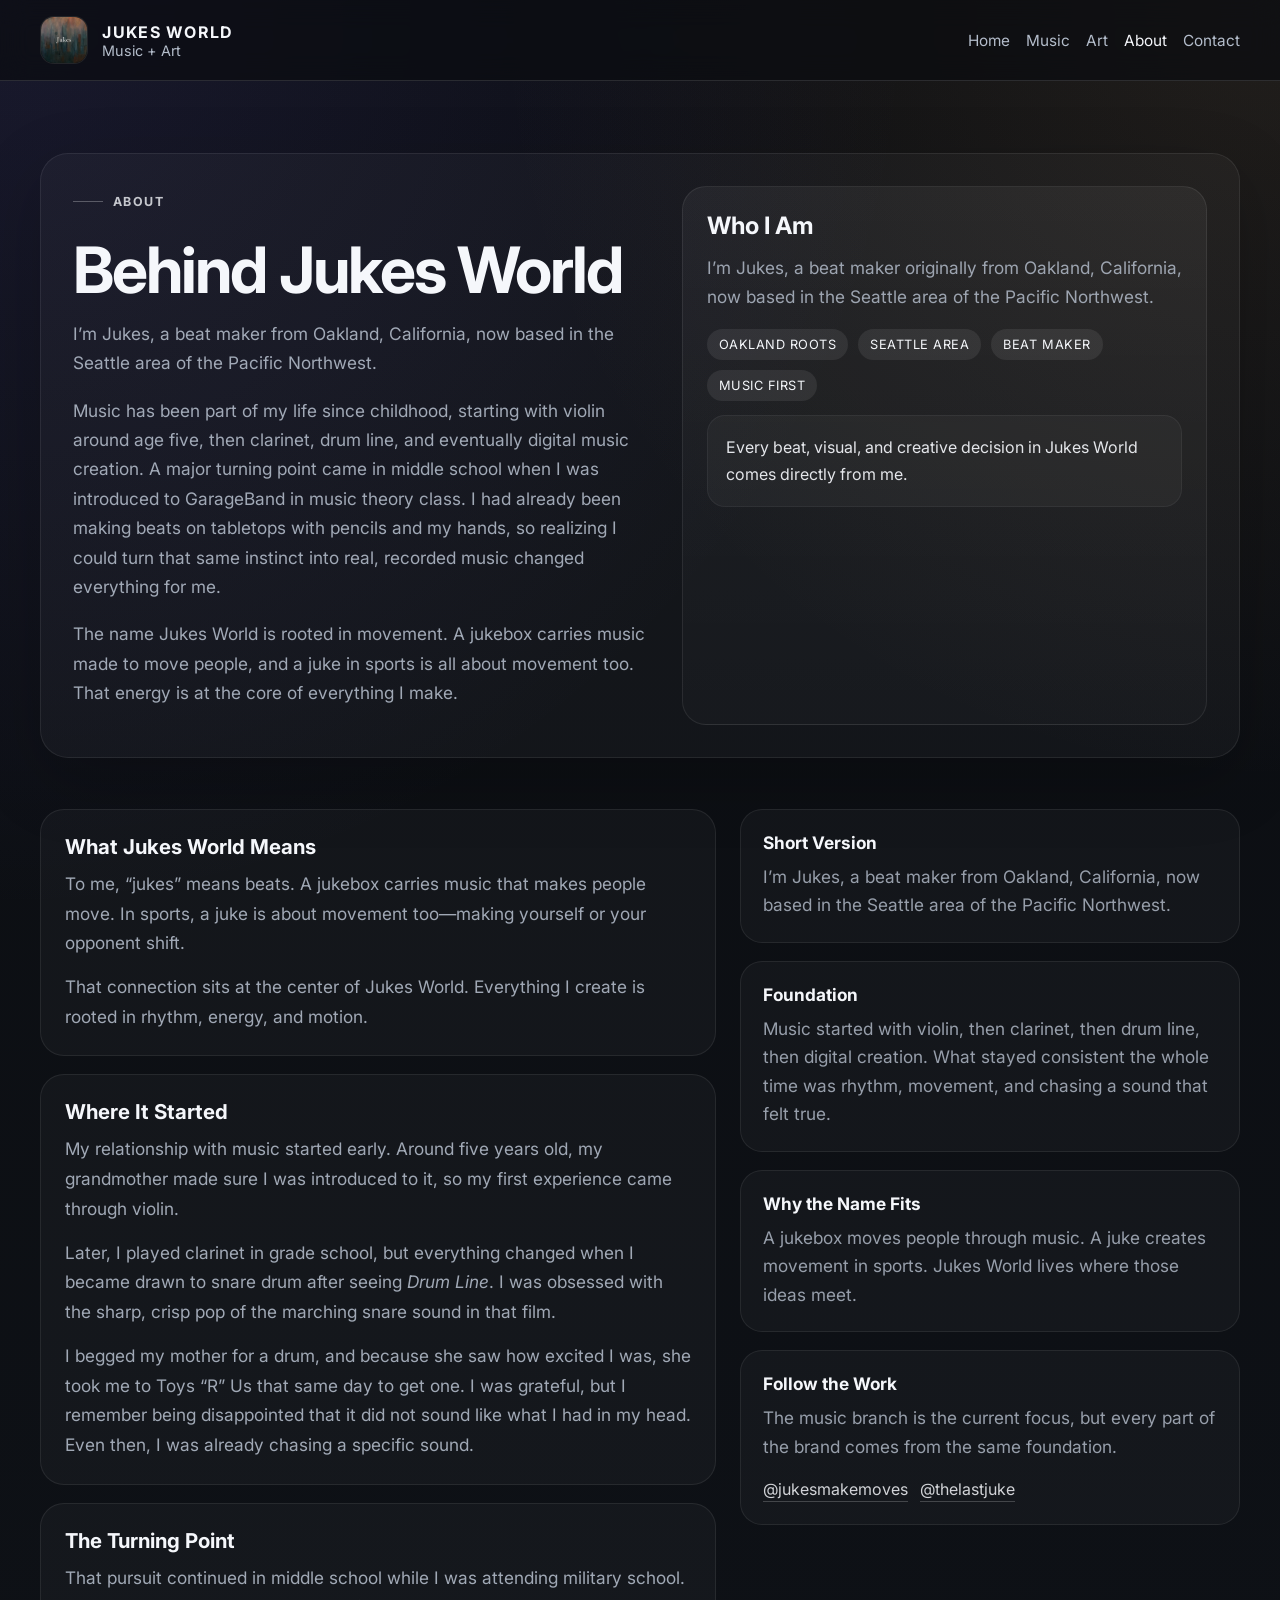
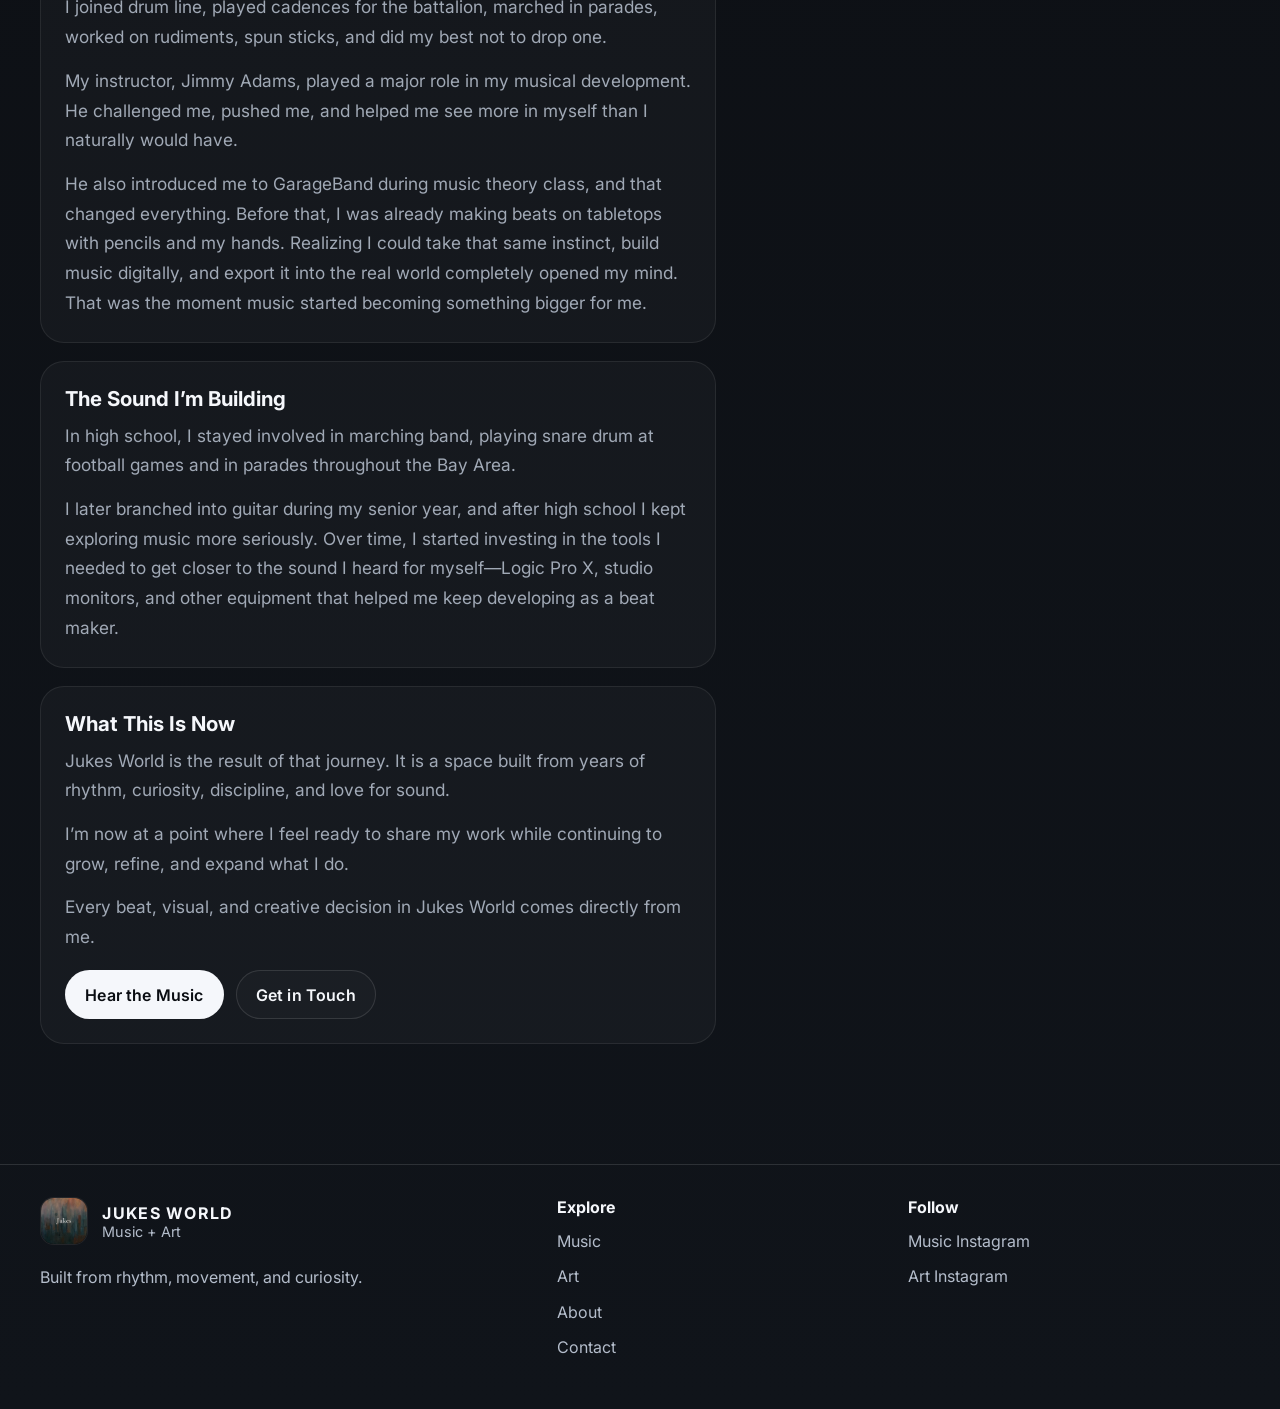
<file: about/index.html>
<!DOCTYPE html>
<html lang="en">
<head>
  <meta charset="UTF-8" />
  <meta name="viewport" content="width=device-width, initial-scale=1.0" />
  <title>Jukes World — About</title>
  <meta name="description" content="Behind Jukes World — the story, meaning, and foundation behind the music and creative direction." />
  <link rel="preconnect" href="https://fonts.googleapis.com" />
  <link rel="preconnect" href="https://fonts.gstatic.com" crossorigin />
  <link href="https://fonts.googleapis.com/css2?family=Inter:wght@400;500;600;700;800&display=swap" rel="stylesheet" />
  <link rel="stylesheet" href="/styles.css" />
  <style>
    .about-shell {
      display: grid;
      gap: 28px;
    }

    .about-hero {
      display: grid;
      grid-template-columns: minmax(0, 1.05fr) minmax(320px, 0.95fr);
      gap: 28px;
      align-items: stretch;
      padding: 32px;
      border-radius: 28px;
      border: 1px solid rgba(255,255,255,0.08);
      background: rgba(255,255,255,0.03);
      box-shadow: 0 22px 70px rgba(0,0,0,0.2);
    }

    .about-hero-copy p {
      max-width: 42rem;
      margin-bottom: 18px;
      opacity: 0.88;
      line-height: 1.7;
    }

    .about-kicker {
      display: inline-flex;
      align-items: center;
      gap: 10px;
      margin-bottom: 14px;
      font-size: 0.78rem;
      font-weight: 700;
      letter-spacing: 0.12em;
      text-transform: uppercase;
      opacity: 0.78;
    }

    .about-kicker::before {
      content: "";
      width: 30px;
      height: 1px;
      background: rgba(255,255,255,0.35);
    }

    .about-summary {
      display: grid;
      gap: 14px;
      align-content: start;
      padding: 24px;
      border-radius: 24px;
      border: 1px solid rgba(255,255,255,0.08);
      background: linear-gradient(180deg, rgba(255,255,255,0.05), rgba(255,255,255,0.02));
    }

    .about-summary h2,
    .about-summary h3 {
      margin: 0;
    }

    .about-summary p {
      margin: 0;
      opacity: 0.84;
      line-height: 1.65;
    }

    .about-pills {
      display: flex;
      flex-wrap: wrap;
      gap: 10px;
      margin-top: 4px;
    }

    .about-pill {
      display: inline-flex;
      align-items: center;
      padding: 8px 12px;
      border-radius: 999px;
      background: rgba(255,255,255,0.08);
      font-size: 0.8rem;
      letter-spacing: 0.04em;
      text-transform: uppercase;
    }

    .about-grid {
      display: grid;
      grid-template-columns: minmax(0, 1.15fr) minmax(280px, 0.85fr);
      gap: 24px;
      align-items: start;
    }

    .about-story {
      display: grid;
      gap: 18px;
    }

    .about-section-card {
      padding: 24px;
      border-radius: 24px;
      border: 1px solid rgba(255,255,255,0.08);
      background: rgba(255,255,255,0.03);
    }

    .about-section-card h2 {
      margin: 0 0 10px;
      font-size: 1.28rem;
    }

    .about-section-card p {
      margin: 0 0 14px;
      opacity: 0.88;
      line-height: 1.72;
    }

    .about-section-card p:last-child {
      margin-bottom: 0;
    }

    .about-side {
      display: grid;
      gap: 18px;
      position: sticky;
      top: 108px;
    }

    .about-side-card {
      padding: 22px;
      border-radius: 22px;
      border: 1px solid rgba(255,255,255,0.08);
      background: rgba(255,255,255,0.03);
    }

    .about-side-card h3 {
      margin: 0 0 10px;
      font-size: 1.08rem;
    }

    .about-side-card p {
      margin: 0;
      opacity: 0.82;
      line-height: 1.65;
    }

    .about-quote {
      padding: 18px;
      border-radius: 18px;
      background: rgba(255,255,255,0.04);
      border: 1px solid rgba(255,255,255,0.06);
      font-size: 1rem;
      line-height: 1.7;
      opacity: 0.92;
    }

    .about-actions {
      display: flex;
      flex-wrap: wrap;
      gap: 12px;
      align-items: center;
      margin-top: 18px;
    }

    .about-subtle-link {
      color: inherit;
      text-decoration: none;
      opacity: 0.84;
      border-bottom: 1px solid rgba(255,255,255,0.24);
      padding-bottom: 2px;
    }

    .about-subtle-link:hover {
      opacity: 1;
    }

    @media (max-width: 980px) {
      .about-hero,
      .about-grid {
        grid-template-columns: 1fr;
      }

      .about-side {
        position: static;
      }
    }

    @media (max-width: 760px) {
      .about-hero {
        padding: 24px;
      }

      .about-section-card,
      .about-side-card,
      .about-summary {
        padding: 20px;
      }
    }
  </style>
</head>
<body>
  <header class="site-header">
    <div class="container nav-wrap">
      <a class="brand-lockup" href="/">
        <div class="brand-mark brand-mark-image">
          <img src="/assets/images/Jukes-World-Thumbnail.png" alt="Jukes World thumbnail artwork" />
        </div>
        <div class="brand-text">
          <strong>Jukes World</strong>
          <span>Music + Art</span>
        </div>
      </a>

      <button class="menu-toggle" type="button" aria-expanded="false" data-menu-toggle>Menu</button>

      <nav class="main-nav" aria-label="Primary" data-nav>
        <a href="/">Home</a>
        <a href="/music/">Music</a>
        <a href="/art/">Art</a>
        <a class="active" href="/about/">About</a>
        <a href="/contact/">Contact</a>
      </nav>
    </div>
  </header>

  <main>
    <section class="page-hero">
      <div class="container about-shell">
        <article class="about-hero">
          <div class="about-hero-copy">
            <span class="about-kicker">About</span>
            <h1>Behind Jukes World</h1>
            <p>
              I’m Jukes, a beat maker from Oakland, California, now based in the Seattle area of the Pacific Northwest.
            </p>
            <p>
              Music has been part of my life since childhood, starting with violin around age five, then clarinet, drum line, and eventually digital music creation. A major turning point came in middle school when I was introduced to GarageBand in music theory class. I had already been making beats on tabletops with pencils and my hands, so realizing I could turn that same instinct into real, recorded music changed everything for me.
            </p>
            <p>
              The name Jukes World is rooted in movement. A jukebox carries music made to move people, and a juke in sports is all about movement too. That energy is at the core of everything I make.
            </p>
          </div>

          <aside class="about-summary">
            <h2>Who I Am</h2>
            <p>
              I’m Jukes, a beat maker originally from Oakland, California, now based in the Seattle area of the Pacific Northwest.
            </p>

            <div class="about-pills">
              <span class="about-pill">Oakland roots</span>
              <span class="about-pill">Seattle area</span>
              <span class="about-pill">Beat maker</span>
              <span class="about-pill">Music first</span>
            </div>

            <div class="about-quote">
              Every beat, visual, and creative decision in Jukes World comes directly from me.
            </div>
          </aside>
        </article>

        <section class="about-grid">
          <div class="about-story">
            <article class="about-section-card">
              <h2>What Jukes World Means</h2>
              <p>
                To me, “jukes” means beats. A jukebox carries music that makes people move. In sports, a juke is about movement too—making yourself or your opponent shift.
              </p>
              <p>
                That connection sits at the center of Jukes World. Everything I create is rooted in rhythm, energy, and motion.
              </p>
            </article>

            <article class="about-section-card">
              <h2>Where It Started</h2>
              <p>
                My relationship with music started early. Around five years old, my grandmother made sure I was introduced to it, so my first experience came through violin.
              </p>
              <p>
                Later, I played clarinet in grade school, but everything changed when I became drawn to snare drum after seeing <em>Drum Line</em>. I was obsessed with the sharp, crisp pop of the marching snare sound in that film.
              </p>
              <p>
                I begged my mother for a drum, and because she saw how excited I was, she took me to Toys “R” Us that same day to get one. I was grateful, but I remember being disappointed that it did not sound like what I had in my head. Even then, I was already chasing a specific sound.
              </p>
            </article>

            <article class="about-section-card">
              <h2>The Turning Point</h2>
              <p>
                That pursuit continued in middle school while I was attending military school. I joined drum line, played cadences for the battalion, marched in parades, worked on rudiments, spun sticks, and did my best not to drop one.
              </p>
              <p>
                My instructor, Jimmy Adams, played a major role in my musical development. He challenged me, pushed me, and helped me see more in myself than I naturally would have.
              </p>
              <p>
                He also introduced me to GarageBand during music theory class, and that changed everything. Before that, I was already making beats on tabletops with pencils and my hands. Realizing I could take that same instinct, build music digitally, and export it into the real world completely opened my mind. That was the moment music started becoming something bigger for me.
              </p>
            </article>

            <article class="about-section-card">
              <h2>The Sound I’m Building</h2>
              <p>
                In high school, I stayed involved in marching band, playing snare drum at football games and in parades throughout the Bay Area.
              </p>
              <p>
                I later branched into guitar during my senior year, and after high school I kept exploring music more seriously. Over time, I started investing in the tools I needed to get closer to the sound I heard for myself—Logic Pro X, studio monitors, and other equipment that helped me keep developing as a beat maker.
              </p>
            </article>

            <article class="about-section-card">
              <h2>What This Is Now</h2>
              <p>
                Jukes World is the result of that journey. It is a space built from years of rhythm, curiosity, discipline, and love for sound.
              </p>
              <p>
                I’m now at a point where I feel ready to share my work while continuing to grow, refine, and expand what I do.
              </p>
              <p>
                Every beat, visual, and creative decision in Jukes World comes directly from me.
              </p>

              <div class="about-actions">
                <a class="button button-primary" href="/music/">Hear the Music</a>
                <a class="button button-secondary" href="/contact/">Get in Touch</a>
              </div>
            </article>
          </div>

          <aside class="about-side">
            <div class="about-side-card">
              <h3>Short Version</h3>
              <p>
                I’m Jukes, a beat maker from Oakland, California, now based in the Seattle area of the Pacific Northwest.
              </p>
            </div>

            <div class="about-side-card">
              <h3>Foundation</h3>
              <p>
                Music started with violin, then clarinet, then drum line, then digital creation. What stayed consistent the whole time was rhythm, movement, and chasing a sound that felt true.
              </p>
            </div>

            <div class="about-side-card">
              <h3>Why the Name Fits</h3>
              <p>
                A jukebox moves people through music. A juke creates movement in sports. Jukes World lives where those ideas meet.
              </p>
            </div>

            <div class="about-side-card">
              <h3>Follow the Work</h3>
              <p>
                The music branch is the current focus, but every part of the brand comes from the same foundation.
              </p>
              <div class="about-actions">
                <a class="about-subtle-link" href="https://www.instagram.com/jukesmakemoves/" target="_blank" rel="noopener noreferrer">@jukesmakemoves</a>
                <a class="about-subtle-link" href="https://www.instagram.com/thelastjuke/" target="_blank" rel="noopener noreferrer">@thelastjuke</a>
              </div>
            </div>
          </aside>
        </section>
      </div>
    </section>
  </main>

  <footer class="footer">
    <div class="container footer-grid">
      <div>
        <div class="brand-lockup">
          <div class="brand-mark brand-mark-image">
            <img src="/assets/images/Jukes-World-Thumbnail.png" alt="Jukes World thumbnail artwork" />
          </div>
          <div class="brand-text">
            <strong>Jukes World</strong>
            <span>Music + Art</span>
          </div>
        </div>
        <p>Built from rhythm, movement, and curiosity.</p>
      </div>

      <div>
        <h4>Explore</h4>
        <div class="footer-links">
          <a href="/music/">Music</a>
          <a href="/art/">Art</a>
          <a href="/about/">About</a>
          <a href="/contact/">Contact</a>
        </div>
      </div>

      <div>
        <h4>Follow</h4>
        <div class="footer-links">
          <a href="https://www.instagram.com/jukesmakemoves/" target="_blank" rel="noopener noreferrer">Music Instagram</a>
          <a href="https://www.instagram.com/thelastjuke/" target="_blank" rel="noopener noreferrer">Art Instagram</a>
        </div>
      </div>
    </div>
  </footer>

  <script>
    const menuToggle = document.querySelector("[data-menu-toggle]");
    const nav = document.querySelector("[data-nav]");

    if (menuToggle && nav) {
      menuToggle.addEventListener("click", () => {
        const expanded = menuToggle.getAttribute("aria-expanded") === "true";
        menuToggle.setAttribute("aria-expanded", String(!expanded));
        nav.classList.toggle("open");
      });
    }
  </script>
</body>
</html>
</file>
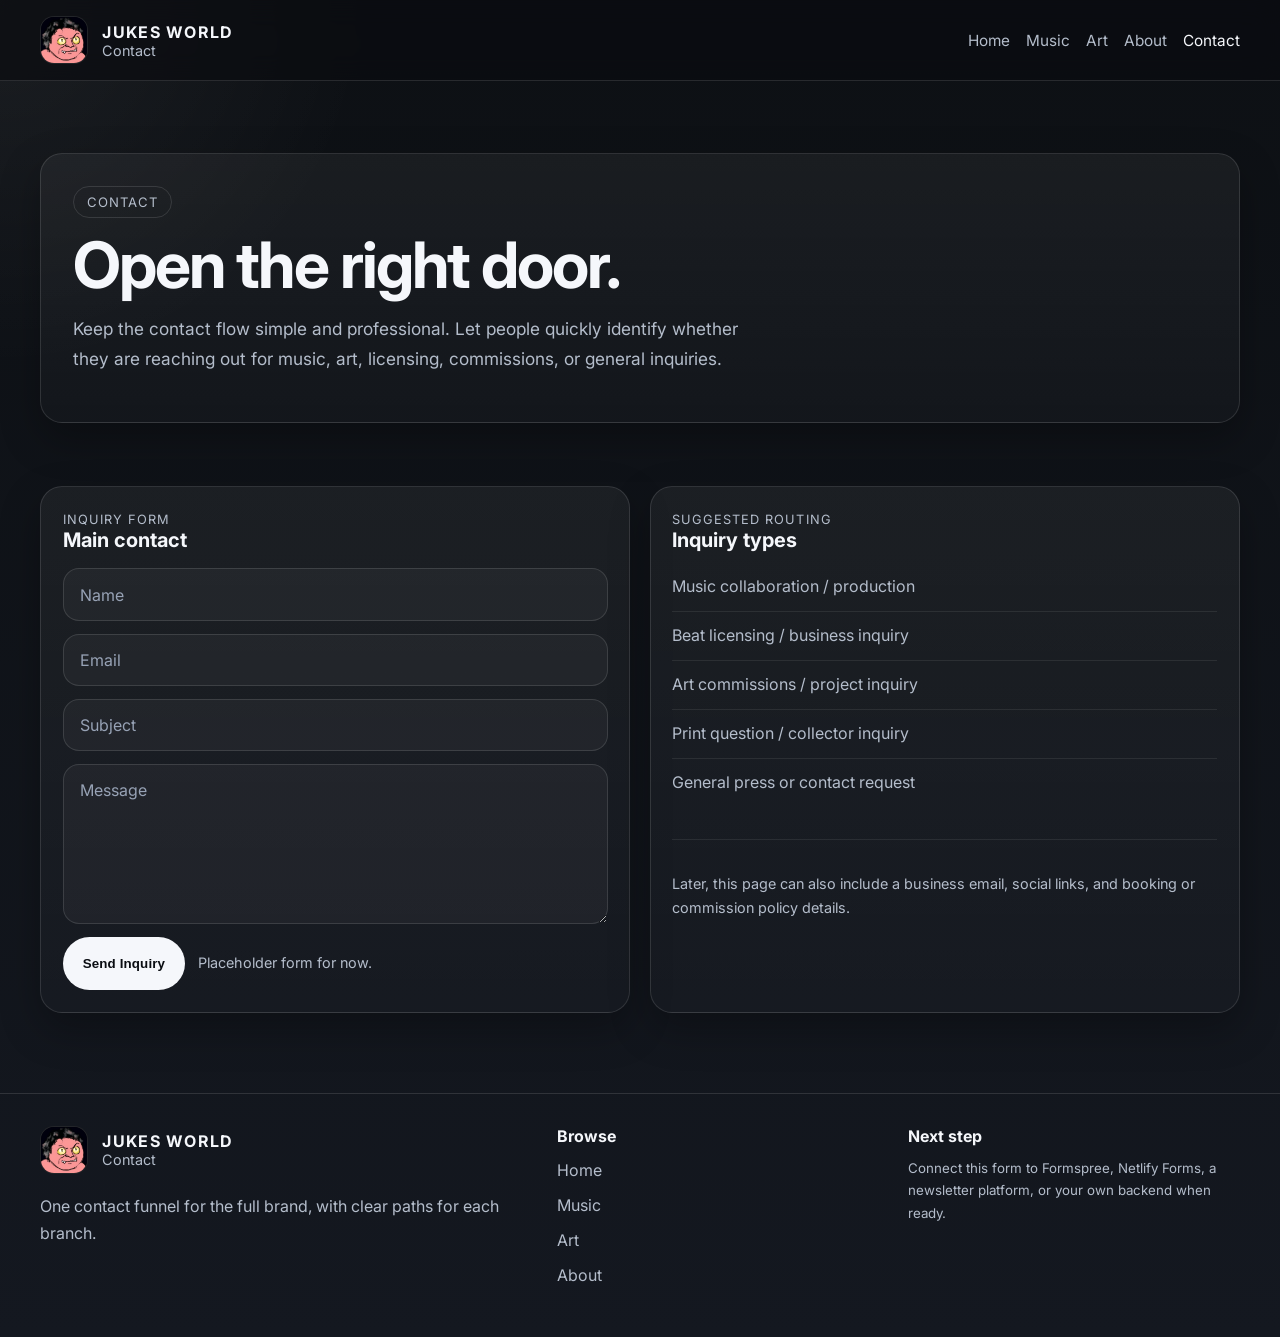
<file: contact/index.html>
<!DOCTYPE html>
<html lang="en">
<head>
  <meta charset="UTF-8" />
  <meta name="viewport" content="width=device-width, initial-scale=1.0" />
  <title>Jukes World — Contact</title>
  <meta name="description" content="Contact Jukes World for music, art, commissions, licensing, and collaborations." />
  <link rel="preconnect" href="https://fonts.googleapis.com" />
  <link rel="preconnect" href="https://fonts.gstatic.com" crossorigin />
  <link href="https://fonts.googleapis.com/css2?family=Inter:wght@400;500;600;700;800&display=swap" rel="stylesheet" />
  <link rel="stylesheet" href="/styles.css" />
</head>
<body class="inner-page">
  <header class="site-header">
    <div class="container nav-wrap">
      <a class="brand-lockup" href="/">
        <div class="brand-mark brand-mark-image">
          <img src="/assets/images/jukesworld-logo.png" alt="Jukes World logo" />
        </div>
        <div class="brand-text">
          <strong>Jukes World</strong>
          <span>Contact</span>
        </div>
      </a>

      <button class="menu-toggle" type="button" aria-expanded="false" data-menu-toggle>Menu</button>

      <nav class="main-nav" aria-label="Primary" data-nav>
        <a href="/">Home</a>
        <a href="/music/">Music</a>
        <a href="/art/">Art</a>
        <a href="/about/">About</a>
        <a class="active" href="/contact/">Contact</a>
      </nav>
    </div>
  </header>

  <main>
    <section class="page-hero">
      <div class="container">
        <div class="panel">
          <span class="eyebrow">Contact</span>
          <h1>Open the right door.</h1>
          <p>
            Keep the contact flow simple and professional. Let people quickly identify whether they are reaching out for music, art, licensing, commissions, or general inquiries.
          </p>
        </div>
      </div>
    </section>

    <section>
      <div class="container contact-grid">
        <article class="contact-card">
          <span class="kicker">Inquiry Form</span>
          <h3>Main contact</h3>
          <form class="contact-form" data-demo-form>
            <input class="input" type="text" placeholder="Name" aria-label="Name" />
            <input class="input" type="email" placeholder="Email" aria-label="Email" />
            <input class="input" type="text" placeholder="Subject" aria-label="Subject" />
            <textarea class="textarea" placeholder="Message" aria-label="Message"></textarea>
            <button class="button button-primary" type="submit">Send Inquiry</button>
            <p class="notice" data-form-output>Placeholder form for now.</p>
          </form>
        </article>

        <article class="contact-card">
          <span class="kicker">Suggested routing</span>
          <h3>Inquiry types</h3>
          <ul class="clean-list">
            <li>Music collaboration / production</li>
            <li>Beat licensing / business inquiry</li>
            <li>Art commissions / project inquiry</li>
            <li>Print question / collector inquiry</li>
            <li>General press or contact request</li>
          </ul>
          <hr class="soft" />
          <p class="notice">Later, this page can also include a business email, social links, and booking or commission policy details.</p>
        </article>
      </div>
    </section>
  </main>

  <footer class="footer">
    <div class="container footer-grid">
      <div>
        <div class="brand-lockup">
         <div class="brand-mark brand-mark-image">
          <img src="/assets/images/jukesworld-logo.png" alt="Jukes World logo" />
        </div>
          <div class="brand-text">
            <strong>Jukes World</strong>
            <span>Contact</span>
          </div>
        </div>
        <p>One contact funnel for the full brand, with clear paths for each branch.</p>
      </div>
      <div>
        <h4>Browse</h4>
        <div class="footer-links">
          <a href="/">Home</a>
          <a href="/music/">Music</a>
          <a href="/art/">Art</a>
          <a href="/about/">About</a>
        </div>
      </div>
      <div>
        <h4>Next step</h4>
        <small>Connect this form to Formspree, Netlify Forms, a newsletter platform, or your own backend when ready.</small>
      </div>
    </div>
  </footer>

  <script src="/script.js"></script>
</body>
</html>
</file>
<file: styles.css>
:root {
  --bg: #0f1115;
  --bg-soft: #161a20;
  --surface: #1c2129;
  --surface-2: #232935;
  --text: #f5f7fb;
  --muted: #b4bdcb;
  --line: rgba(255,255,255,0.12);
  --brand: #d9d4cb;
  --music: #7b6ef6;
  --art: #c39a66;
  --success: #91c38a;
  --max: 1200px;
  --radius: 22px;
  --shadow: 0 16px 40px rgba(0,0,0,0.28);
}

* { box-sizing: border-box; }
html { scroll-behavior: smooth; }
body {
  margin: 0;
  font-family: Inter, Arial, Helvetica, sans-serif;
  color: var(--text);
  background:
    radial-gradient(circle at top left, rgba(123,110,246,0.12), transparent 28%),
    radial-gradient(circle at top right, rgba(195,154,102,0.12), transparent 24%),
    linear-gradient(180deg, #0b0d11 0%, #10141a 100%);
  min-height: 100vh;
}

body.music-page {
  background:
    radial-gradient(circle at top left, rgba(123,110,246,0.16), transparent 30%),
    linear-gradient(180deg, #0a0d12 0%, #10131b 100%);
}

body.art-page {
  background:
    radial-gradient(circle at top right, rgba(195,154,102,0.16), transparent 28%),
    linear-gradient(180deg, #0f0f10 0%, #171514 100%);
}

body.inner-page {
  background:
    radial-gradient(circle at top left, rgba(255,255,255,0.06), transparent 20%),
    linear-gradient(180deg, #0d1014 0%, #141820 100%);
}

a {
  color: inherit;
  text-decoration: none;
}

img { max-width: 100%; display: block; }

.container {
  width: min(calc(100% - 2rem), var(--max));
  margin: 0 auto;
}

.site-header {
  position: sticky;
  top: 0;
  z-index: 20;
  backdrop-filter: blur(14px);
  background: rgba(10, 12, 16, 0.7);
  border-bottom: 1px solid var(--line);
}

.nav-wrap {
  display: flex;
  align-items: center;
  justify-content: space-between;
  gap: 1rem;
  padding: 1rem 0;
}

.brand-lockup {
  display: inline-flex;
  align-items: center;
  gap: 0.9rem;
}

.brand-mark {
  width: 48px;
  height: 48px;
  border-radius: 14px;
  border: 1px dashed rgba(255,255,255,0.38);
  background: linear-gradient(135deg, rgba(255,255,255,0.08), rgba(255,255,255,0.02));
  display: grid;
  place-items: center;
  color: var(--muted);
  font-size: 0.72rem;
  letter-spacing: 0.08em;
  text-transform: uppercase;
}

.brand-text strong {
  display: block;
  font-size: 1rem;
  letter-spacing: 0.08em;
  text-transform: uppercase;
}

.brand-text span {
  display: block;
  color: var(--muted);
  font-size: 0.9rem;
}

.menu-toggle {
  display: none;
  background: transparent;
  border: 1px solid var(--line);
  color: var(--text);
  border-radius: 999px;
  padding: 0.7rem 1rem;
  font: inherit;
}

.main-nav {
  display: flex;
  align-items: center;
  gap: 1rem;
  flex-wrap: wrap;
}

.main-nav a {
  color: var(--muted);
  font-size: 0.96rem;
  transition: color 0.2s ease;
}

.main-nav a:hover,
.main-nav a:focus-visible,
.main-nav a.active {
  color: var(--text);
}

.button,
button.button {
  display: inline-flex;
  align-items: center;
  justify-content: center;
  gap: 0.55rem;
  min-height: 48px;
  padding: 0.85rem 1.2rem;
  border-radius: 999px;
  border: 1px solid transparent;
  font-weight: 600;
  letter-spacing: 0.01em;
  transition: transform 0.2s ease, border-color 0.2s ease, background 0.2s ease;
}

.button:hover,
button.button:hover { transform: translateY(-1px); }

.button-primary {
  background: var(--text);
  color: #0a0d12;
}

.button-secondary {
  border-color: var(--line);
  color: var(--text);
  background: rgba(255,255,255,0.02);
}

.button-music {
  background: rgba(123,110,246,0.16);
  border-color: rgba(123,110,246,0.34);
}

.button-art {
  background: rgba(195,154,102,0.16);
  border-color: rgba(195,154,102,0.32);
}

.hero {
  padding: 5rem 0 3rem;
}

.hero-grid {
  display: grid;
  grid-template-columns: 1.2fr 0.8fr;
  gap: 2rem;
  align-items: center;
}

.eyebrow {
  display: inline-block;
  padding: 0.45rem 0.8rem;
  border-radius: 999px;
  border: 1px solid var(--line);
  color: var(--muted);
  font-size: 0.82rem;
  letter-spacing: 0.08em;
  text-transform: uppercase;
}

.hero h1,
.page-hero h1 {
  margin: 1rem 0 0.9rem;
  font-size: clamp(2.6rem, 5vw, 5.4rem);
  line-height: 0.98;
  letter-spacing: -0.03em;
}

.hero p,
.page-hero p,
.section-intro {
  color: var(--muted);
  font-size: 1.08rem;
  line-height: 1.7;
  max-width: 62ch;
}

.hero-actions,
.inline-actions {
  display: flex;
  flex-wrap: wrap;
  gap: 0.9rem;
  margin-top: 1.6rem;
}

.panel,
.split-card,
.content-card,
.placeholder-box,
.feature-card,
.info-card,
.contact-card,
.stat-card {
  border: 1px solid var(--line);
  background: linear-gradient(180deg, rgba(255,255,255,0.05), rgba(255,255,255,0.02));
  border-radius: var(--radius);
  box-shadow: var(--shadow);
}

.panel {
  padding: 1.5rem;
}

.hero-visual {
  padding: 1.4rem;
}

.placeholder-box {
  min-height: 360px;
  display: grid;
  place-items: center;
  padding: 2rem;
  text-align: center;
  color: var(--muted);
  border-style: dashed;
}

.placeholder-box strong {
  display: block;
  color: var(--text);
  margin-bottom: 0.6rem;
  font-size: 1.2rem;
}

section {
  padding: 1.4rem 0 3rem;
}

.section-head {
  display: flex;
  align-items: end;
  justify-content: space-between;
  gap: 1rem;
  margin-bottom: 1.4rem;
}

.section-head h2 {
  margin: 0;
  font-size: clamp(1.7rem, 3vw, 2.6rem);
  letter-spacing: -0.03em;
}

.split-grid,
.feature-grid,
.card-grid,
.stats-grid,
.footer-grid,
.contact-grid,
.about-grid,
.gallery-grid {
  display: grid;
  gap: 1.2rem;
}

.split-grid {
  grid-template-columns: repeat(2, minmax(0, 1fr));
}

.feature-grid,
.card-grid,
.gallery-grid,
.contact-grid,
.about-grid {
  grid-template-columns: repeat(2, minmax(0, 1fr));
}

.stats-grid {
  grid-template-columns: repeat(4, minmax(0, 1fr));
}

.split-card,
.content-card,
.feature-card,
.info-card,
.contact-card,
.stat-card {
  padding: 1.35rem;
}

.split-card {
  position: relative;
  overflow: hidden;
}

.split-card::before {
  content: "";
  position: absolute;
  inset: 0;
  pointer-events: none;
  background: linear-gradient(135deg, rgba(255,255,255,0.06), transparent 45%);
}

.split-card.music::after,
.music-accent {
  background: linear-gradient(90deg, var(--music), rgba(123,110,246,0.05));
}

.split-card.art::after,
.art-accent {
  background: linear-gradient(90deg, var(--art), rgba(195,154,102,0.05));
}

.split-card::after {
  content: "";
  position: absolute;
  left: 0;
  top: 0;
  bottom: 0;
  width: 4px;
}

.split-card h3,
.content-card h3,
.feature-card h3,
.info-card h3,
.contact-card h3 {
  margin-top: 0;
  margin-bottom: 0.65rem;
  font-size: 1.25rem;
}

.split-card p,
.content-card p,
.feature-card p,
.info-card p,
.contact-card p,
.stat-card p,
ul.clean-list li {
  color: var(--muted);
  line-height: 1.7;
}

.kicker {
  color: var(--muted);
  text-transform: uppercase;
  letter-spacing: 0.08em;
  font-size: 0.8rem;
}

.meta-row {
  display: flex;
  gap: 0.8rem;
  flex-wrap: wrap;
  color: var(--muted);
  font-size: 0.92rem;
}

.placeholder-media {
  margin-top: 1rem;
  padding: 1rem;
  border-radius: 18px;
  border: 1px dashed rgba(255,255,255,0.24);
  min-height: 180px;
  display: grid;
  place-items: center;
  text-align: center;
  color: var(--muted);
  background: rgba(255,255,255,0.02);
}

ul.clean-list {
  list-style: none;
  padding: 0;
  margin: 0.5rem 0 0;
}

ul.clean-list li {
  padding: 0.65rem 0;
  border-top: 1px solid rgba(255,255,255,0.08);
}

ul.clean-list li:first-child { border-top: 0; }

.signup {
  padding: 1.5rem;
}

.signup-form,
.contact-form {
  display: flex;
  flex-wrap: wrap;
  gap: 0.8rem;
  margin-top: 1rem;
}

.input,
.textarea {
  width: 100%;
  border-radius: 16px;
  border: 1px solid var(--line);
  background: rgba(255,255,255,0.04);
  color: var(--text);
  padding: 0.95rem 1rem;
  font: inherit;
}

.input::placeholder,
.textarea::placeholder { color: #97a2b5; }

.input-grow { flex: 1 1 260px; }

.textarea {
  min-height: 160px;
  resize: vertical;
}

.notice {
  color: var(--muted);
  font-size: 0.9rem;
}

.page-hero {
  padding: 4.5rem 0 2.5rem;
}

.page-hero .panel {
  padding: 2rem;
}

.inline-nav {
  display: flex;
  flex-wrap: wrap;
  gap: 0.75rem;
  margin-top: 1.3rem;
}

.inline-nav a {
  padding: 0.7rem 1rem;
  border-radius: 999px;
  border: 1px solid var(--line);
  color: var(--muted);
}

.inline-nav a:hover { color: var(--text); }

.badge-row {
  display: flex;
  flex-wrap: wrap;
  gap: 0.65rem;
  margin-top: 1rem;
}

.badge {
  padding: 0.45rem 0.75rem;
  border-radius: 999px;
  background: rgba(255,255,255,0.05);
  border: 1px solid rgba(255,255,255,0.08);
  color: var(--muted);
  font-size: 0.88rem;
}

.footer {
  padding: 2rem 0 3rem;
  border-top: 1px solid var(--line);
  margin-top: 2rem;
}

.footer-grid {
  grid-template-columns: 1.2fr 0.8fr 0.8fr;
  align-items: start;
}

.footer h4 {
  margin-top: 0;
  margin-bottom: 0.7rem;
}

.footer-links {
  display: grid;
  gap: 0.5rem;
}

.footer small,
.footer p,
.footer a {
  color: var(--muted);
  line-height: 1.7;
}

.small-label {
  color: var(--muted);
  text-transform: uppercase;
  letter-spacing: 0.08em;
  font-size: 0.75rem;
}

hr.soft {
  border: 0;
  border-top: 1px solid rgba(255,255,255,0.08);
  margin: 2rem 0;
}

@media (max-width: 960px) {
  .hero-grid,
  .split-grid,
  .feature-grid,
  .card-grid,
  .stats-grid,
  .footer-grid,
  .contact-grid,
  .about-grid,
  .gallery-grid {
    grid-template-columns: 1fr;
  }

  .menu-toggle {
    display: inline-flex;
  }

  .main-nav {
    position: absolute;
    left: 1rem;
    right: 1rem;
    top: calc(100% + 0.6rem);
    background: rgba(12, 14, 19, 0.98);
    border: 1px solid var(--line);
    border-radius: 22px;
    padding: 1rem;
    display: none;
    flex-direction: column;
    align-items: flex-start;
  }

  .main-nav.open { display: flex; }
}

.track-preview-card {
  margin-top: 1rem;
  padding: 1rem;
  border-radius: 18px;
  border: 1px solid var(--line);
  background:
    linear-gradient(180deg, rgba(123,110,246,0.08), rgba(255,255,255,0.02));
  box-shadow: var(--shadow);
}

.track-preview-card h4 {
  margin: 0.5rem 0 0.45rem;
  font-size: 1.1rem;
}

.track-preview-card p {
  margin: 0 0 1rem;
  color: var(--muted);
  line-height: 1.6;
}

.track-preview-card audio {
  width: 100%;
  display: block;
  border-radius: 999px;
}
.brand-mark.brand-mark-image {
  overflow: hidden;
  padding: 0;
  border: 1px solid var(--line);
  background: #05070b;
}

.brand-mark.brand-mark-image img {
  width: 100%;
  height: 100%;
  display: block;
  object-fit: cover;
}

.hero-visual {
  display: flex;
  align-items: center;
  justify-content: center;
}

.hero-artwork {
  width: 100%;
  display: block;
  border-radius: 18px;
  object-fit: cover;
}
.art-process-piece {
  margin-top: 1rem;
  border-radius: 18px;
  overflow: hidden;
  border: 1px solid var(--line);
  background: linear-gradient(180deg, rgba(195,154,102,0.08), rgba(255,255,255,0.02));
  box-shadow: var(--shadow);
}

.art-process-piece img {
  width: 100%;
  display: block;
  aspect-ratio: 3 / 4;
  object-fit: cover;
}

.art-process-copy {
  padding: 1rem;
}

.art-process-copy h4 {
  margin: 0 0 0.5rem;
  font-size: 1.05rem;
}

.art-process-copy p {
  margin: 0;
  color: var(--muted);
  line-height: 1.6;
}
.brand-mark.brand-mark-image {
  overflow: hidden;
  padding: 0;
  border: 1px solid var(--line);
  background: #05070b;
}

.brand-mark.brand-mark-image img {
  width: 100%;
  height: 100%;
  display: block;
  object-fit: cover;
}

.project-series {
  margin-top: 1rem;
}

.project-gallery-grid {
  display: grid;
  grid-template-columns: repeat(3, minmax(0, 1fr));
  gap: 1rem;
  margin-top: 0.85rem;
}

.project-piece {
  margin: 0;
  border-radius: 18px;
  overflow: hidden;
  border: 1px solid var(--line);
  background: linear-gradient(180deg, rgba(195,154,102,0.08), rgba(255,255,255,0.02));
  box-shadow: var(--shadow);
}

.project-piece img {
  width: 100%;
  display: block;
  aspect-ratio: 1 / 1;
  object-fit: cover;
}

.project-piece figcaption {
  padding: 0.85rem 1rem 1rem;
  color: var(--muted);
  font-size: 0.95rem;
  line-height: 1.5;
}

@media (max-width: 960px) {
  .project-gallery-grid {
    grid-template-columns: 1fr;
  }
}
</file>
